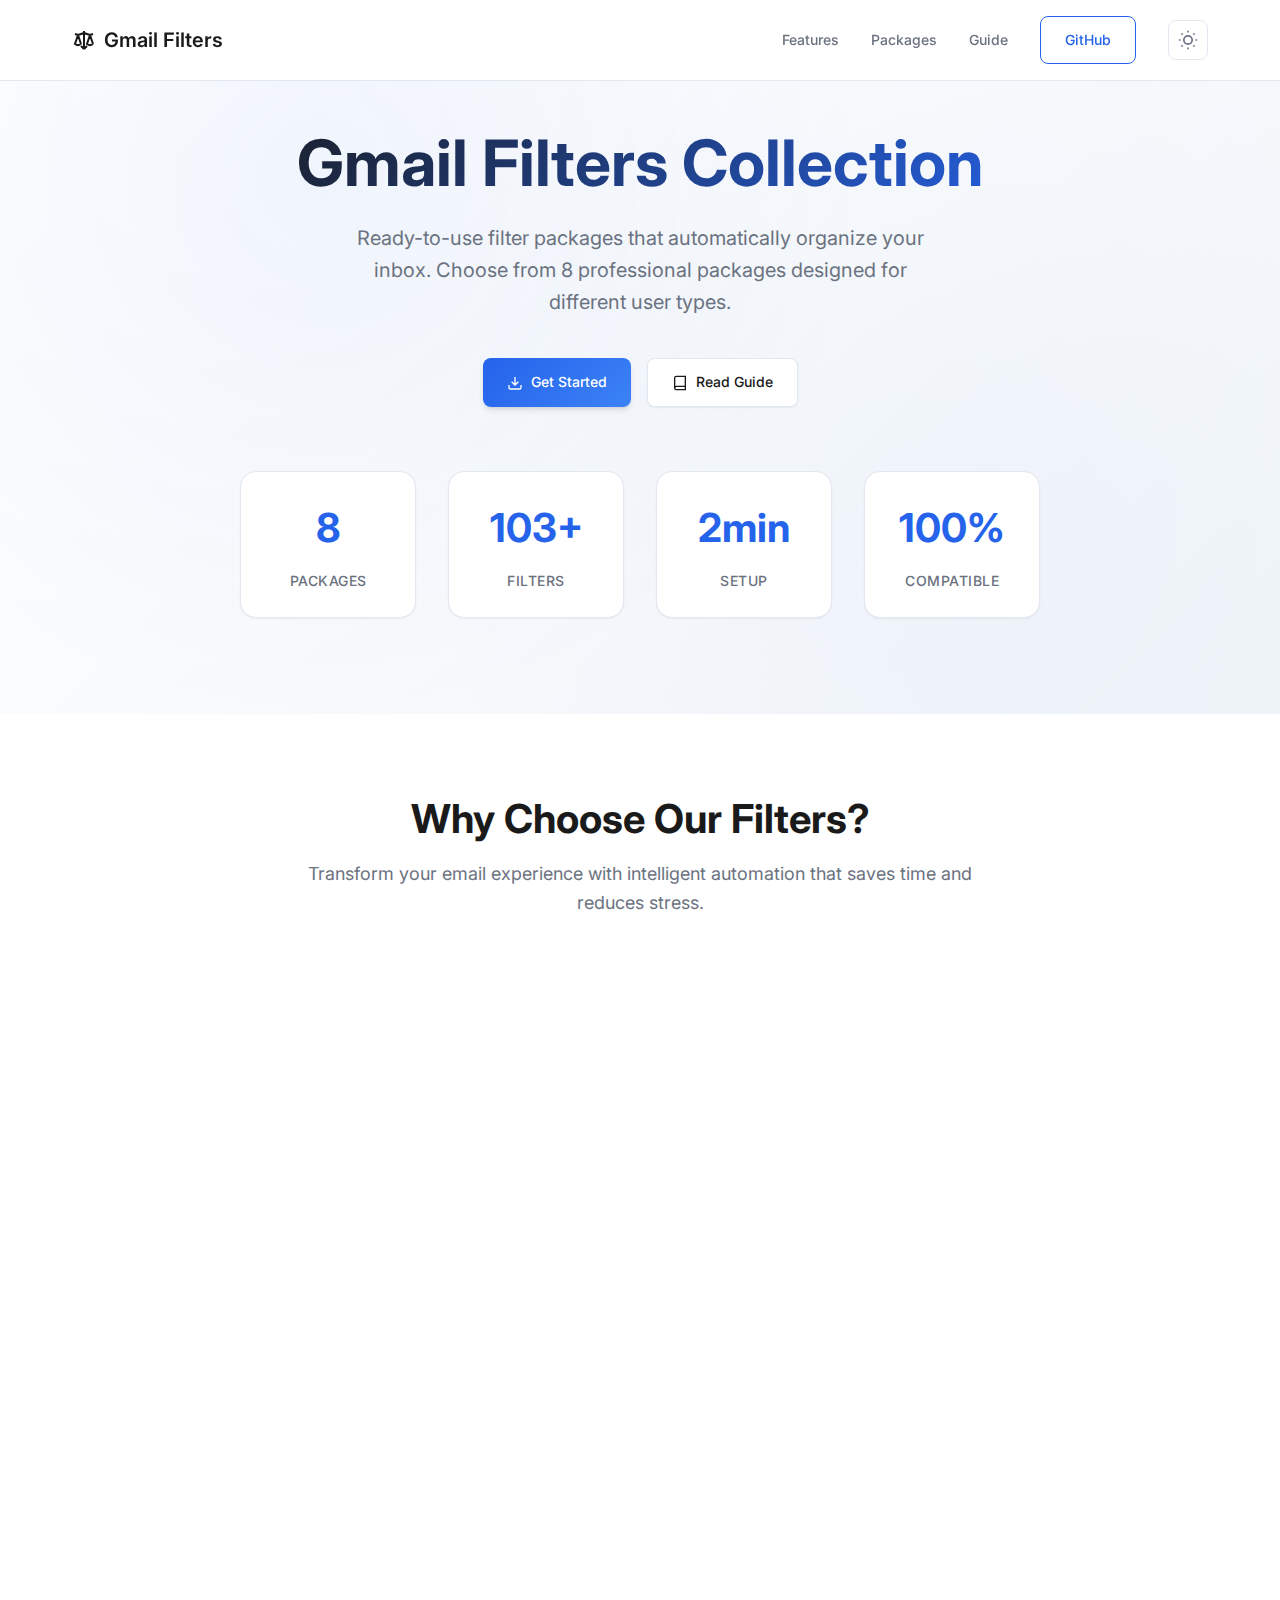
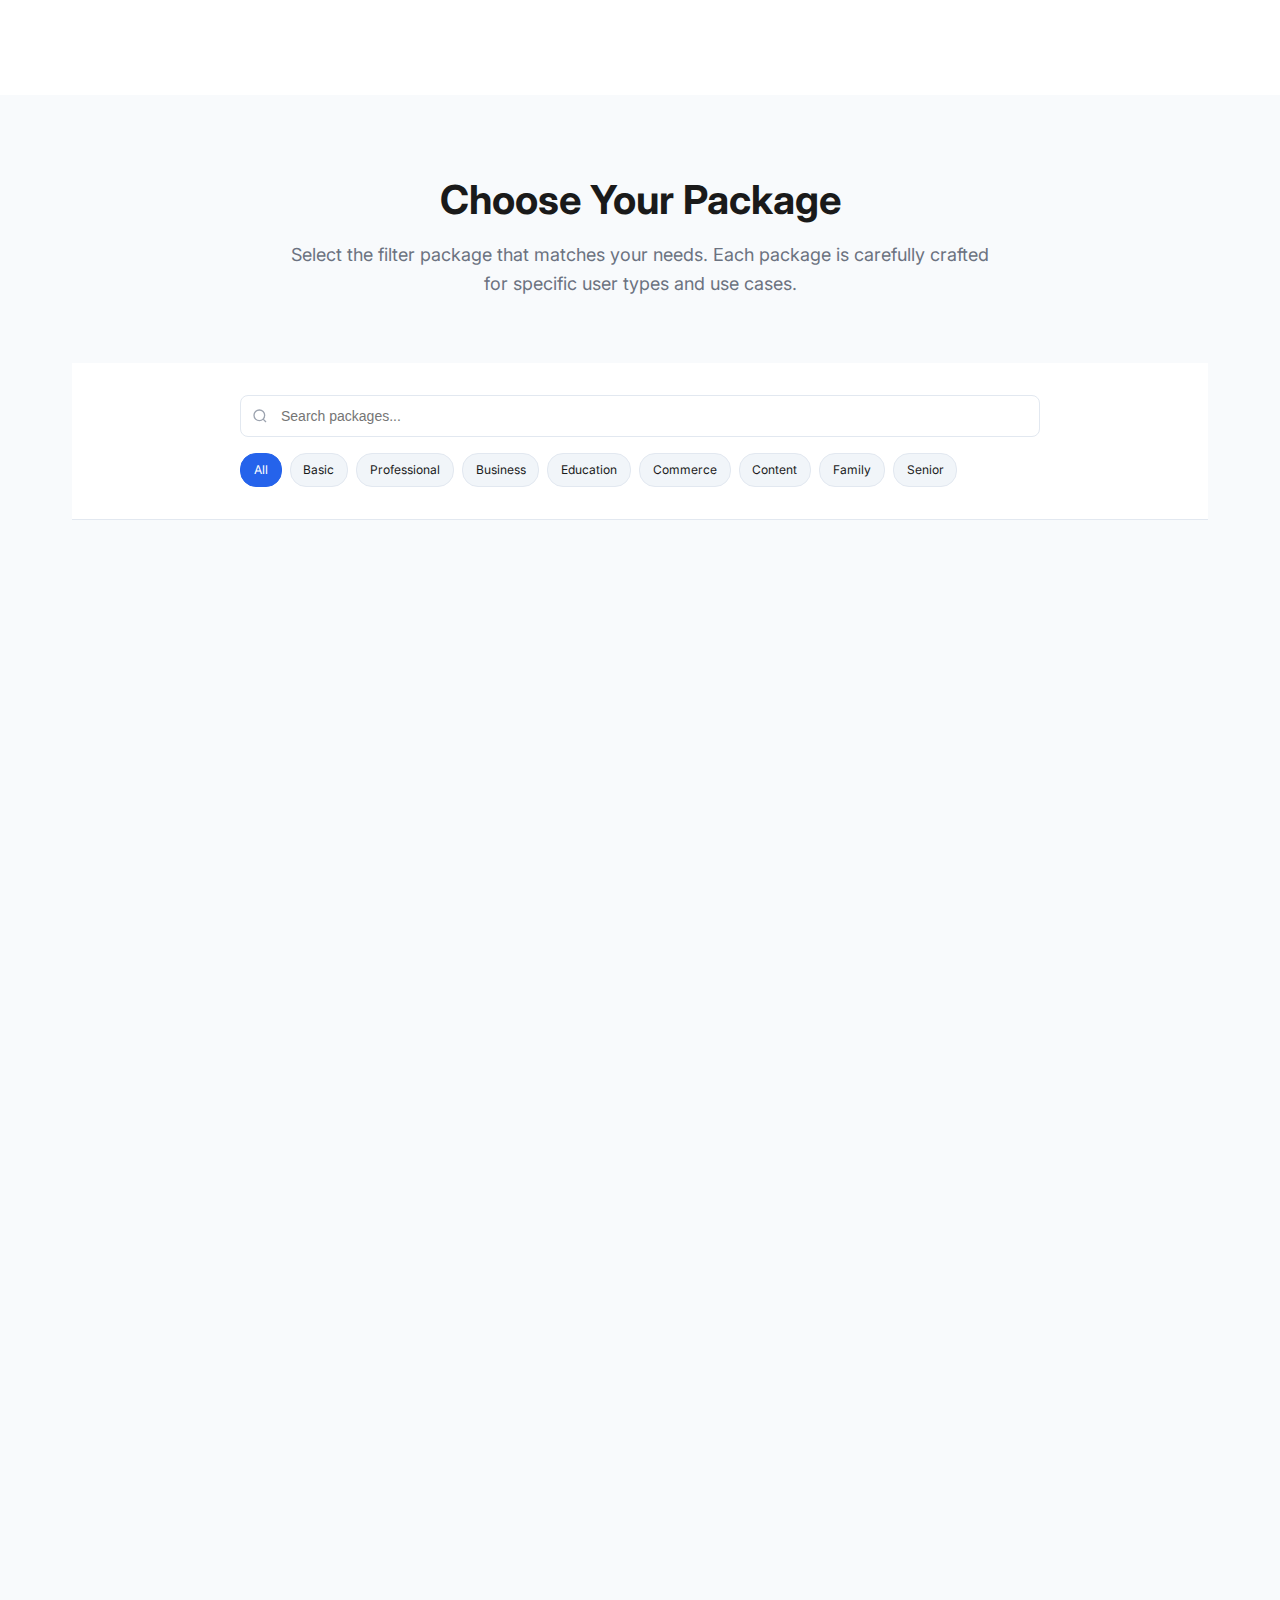
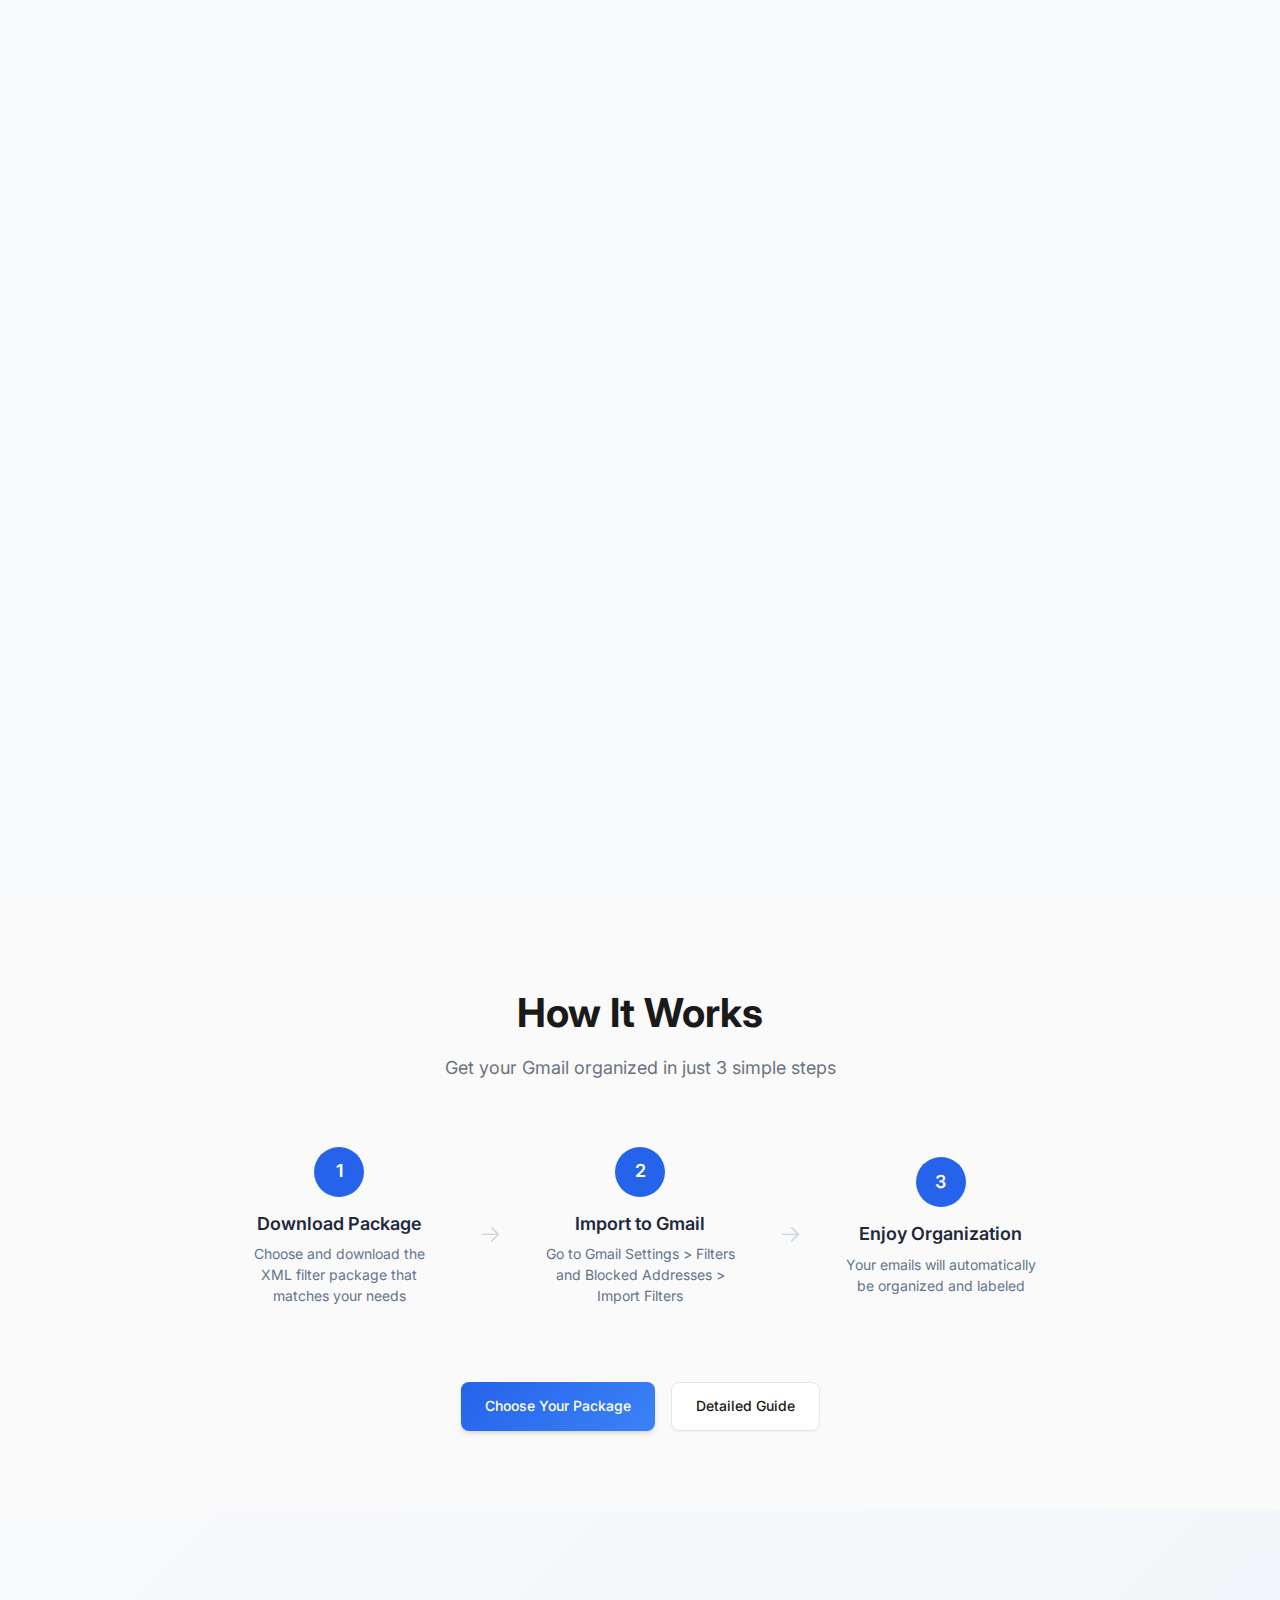
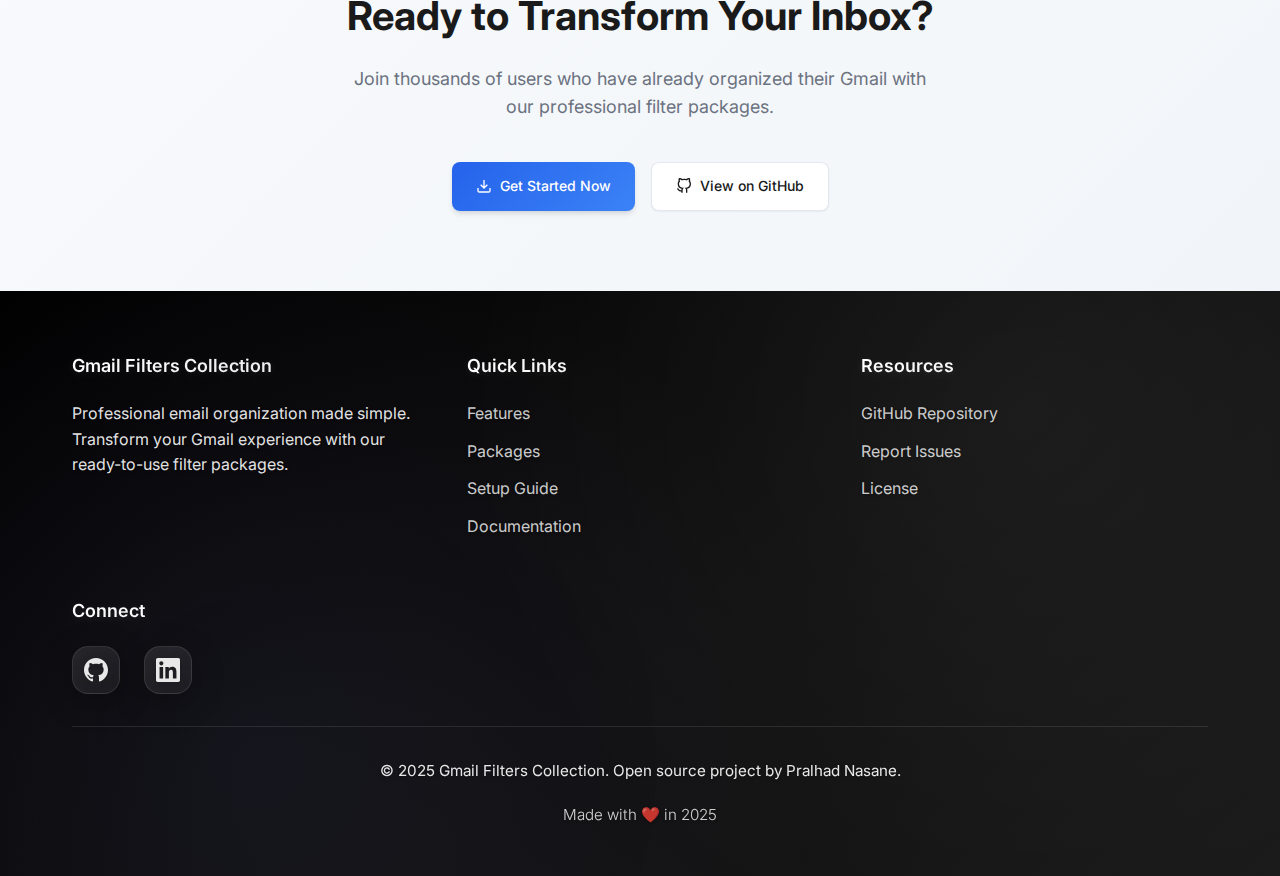
<file: docs/index.html>
<!DOCTYPE html>
<html lang="en">

<head>
    <meta charset="UTF-8">
    <meta name="viewport" content="width=device-width, initial-scale=1.0">
    <title>Gmail Filters Collection - Organize Your Inbox in Minutes</title>
    <meta name="description"
        content="Ready-to-use Gmail filter packages for 8 different user types. Organize your inbox automatically with professional XML filter collections.">

    <!-- SEO Meta Tags -->
    <meta name="keywords" content="gmail filters, email organization, inbox management, email automation, productivity">
    <meta name="author" content="Pralhad Nasane">
    <meta property="og:title" content="Gmail Filters Collection - Organize Your Inbox in Minutes">
    <meta property="og:description"
        content="Ready-to-use Gmail filter packages for 8 different user types. Organize your inbox automatically with professional XML filter collections.">
    <meta property="og:type" content="website">
    <meta property="og:url" content="https://pralhad-nasane.github.io/gmail-filters-collection/">
    <meta property="og:image" content="https://pralhad-nasane.github.io/gmail-filters-collection/assets/hero.svg">
    <meta name="twitter:card" content="summary_large_image">
    <meta name="twitter:title" content="Gmail Filters Collection - Organize Your Inbox in Minutes">
    <meta name="twitter:description" content="Ready-to-use Gmail filter packages for 8 different user types.">

    <!-- PWA Manifest -->
    <link rel="manifest" href="manifest.json">
    <meta name="theme-color" content="#2563eb">

    <!-- Favicon -->
    <link rel="icon" type="image/svg+xml" href="assets/hero.svg">

    <!-- Modern Fonts -->
    <link rel="preconnect" href="https://fonts.googleapis.com">
    <link rel="preconnect" href="https://fonts.gstatic.com" crossorigin>
    <link href="https://fonts.googleapis.com/css2?family=Inter:wght@300;400;500;600;700&display=swap" rel="stylesheet">

    <!-- Modular Styles -->
    <link rel="stylesheet" href="styles/base/variables.css">
    <link rel="stylesheet" href="styles/base/reset.css">
    <link rel="stylesheet" href="styles/base/typography.css">
    <link rel="stylesheet" href="styles/components/buttons.css">
    <link rel="stylesheet" href="styles/components/cards.css">
    <link rel="stylesheet" href="styles/components/forms.css">
    <link rel="stylesheet" href="styles/components/modal.css">
    <link rel="stylesheet" href="styles/components/toast.css">
    <link rel="stylesheet" href="styles/sections/header.css">
    <link rel="stylesheet" href="styles/sections/hero.css">
    <link rel="stylesheet" href="styles/sections/features.css">
    <link rel="stylesheet" href="styles/sections/packages.css">
    <link rel="stylesheet" href="styles/sections/guide.css">
    <link rel="stylesheet" href="styles/sections/cta.css">
    <link rel="stylesheet" href="styles/sections/footer.css">
</head>

<body>
    <!-- Progress Indicator -->
    <div class="progress-indicator" id="progress-indicator"></div>

    <!-- Header Component -->
    <div id="header-component"></div>

    <!-- Hero Section Component -->
    <div id="hero-component"></div>

    <!-- Features Section Component -->
    <div id="features-component"></div>

    <!-- Packages Section Component -->
    <div id="packages-component"></div>

    <!-- Guide Section Component -->
    <div id="guide-component"></div>

    <!-- CTA Section Component -->
    <div id="cta-component"></div>

    <!-- Footer Component -->
    <div id="footer-component"></div>

    <!-- Modal Component -->
    <div id="modal-component"></div>

    <!-- Modular Scripts -->
    <script src="data/packages.js"></script>
    <script src="scripts/modules/theme.js"></script>
    <script src="scripts/modules/navigation.js"></script>
    <script src="scripts/modules/search.js"></script>
    <script src="scripts/modules/modal.js"></script>
    <script src="scripts/modules/toast.js"></script>
    <script src="scripts/modules/animations.js"></script>
    <script src="scripts/modules/performance.js"></script>
    <script src="scripts/app.js"></script>
</body>

</html>
</file>
<file: docs/styles/base/variables.css>
/*
 * Copyright 2025 Pralhad Nasane
 *
 * Licensed under the Apache License, Version 2.0 (the "License");
 * you may not use this file except in compliance with the License.
 * You may obtain a copy of the License at
 *
 *     http://www.apache.org/licenses/LICENSE-2.0
 *
 * Unless required by applicable law or agreed to in writing, software
 * distributed under the License is distributed on an "AS IS" BASIS,
 * WITHOUT WARRANTIES OR CONDITIONS OF ANY KIND, either express or implied.
 * See the License for the specific language governing permissions and
 * limitations under the License.
 */

/* CSS Variables - Theme System */
:root {
    --primary-color: #1a1a1a;
    --primary-light: #333333;
    --accent-color: #2563eb;
    --accent-light: #3b82f6;
    --text-primary: #1a1a1a;
    --text-secondary: #6b7280;
    --text-muted: #9ca3af;
    --background-white: #ffffff;
    --background-gray: #f8fafc;
    --background-light: #f1f5f9;
    --border-color: #e2e8f0;
    --shadow-sm: 0 1px 2px 0 rgb(0 0 0 / 0.05);
    --shadow-md: 0 4px 6px -1px rgb(0 0 0 / 0.1), 0 2px 4px -2px rgb(0 0 0 / 0.1);
    --shadow-lg: 0 10px 15px -3px rgb(0 0 0 / 0.1), 0 4px 6px -4px rgb(0 0 0 / 0.1);
    --shadow-xl: 0 20px 25px -5px rgb(0 0 0 / 0.1), 0 8px 10px -6px rgb(0 0 0 / 0.1);
}

/* Container */
.container {
    max-width: 1200px;
    margin: 0 auto;
    padding: 0 2rem;
}

/* Smooth theme transition */
* {
    transition: background-color 0.3s ease, color 0.3s ease, border-color 0.3s ease, box-shadow 0.3s ease;
}

/* Section Base */
.section {
    padding: 5rem 0;
}

.section-title {
    font-size: 2.5rem;
    font-weight: 700;
    text-align: center;
    margin-bottom: 1rem;
    color: var(--text-primary);
}

.section-subtitle {
    font-size: 1.125rem;
    text-align: center;
    color: var(--text-secondary);
    margin-bottom: 4rem;
    max-width: 600px;
    margin-left: auto;
    margin-right: auto;
}

/* Progress Indicator */
.progress-indicator {
    position: fixed;
    top: 0;
    left: 0;
    height: 3px;
    background: var(--accent-color);
    z-index: 1001;
    transition: width 0.3s ease;
}

/* Responsive Design */
@media (max-width: 768px) {
    .container {
        padding: 0 1rem;
    }

    .section {
        padding: 4rem 0;
    }

    .section-title {
        font-size: 2rem;
    }
}
</file>
<file: docs/styles/base/typography.css>
/* Typography System */
h1,
h2,
h3,
h4,
h5,
h6 {
    font-weight: 600;
    line-height: 1.25;
    margin-bottom: 0.75rem;
}

h1 {
    font-size: 3.75rem;
}

h2 {
    font-size: 2.25rem;
}

h3 {
    font-size: 1.875rem;
}

h4 {
    font-size: 1.5rem;
}

p {
    color: var(--text-secondary);
    margin-bottom: 1rem;
}

/* Links */
a {
    color: var(--accent-color);
    text-decoration: none;
}

a:hover {
    color: var(--accent-light);
}

/* Lists */
ul,
ol {
    list-style: none;
}

/* Mobile Typography */
@media (max-width: 768px) {
    h1 {
        font-size: 2.5rem;
    }

    h2 {
        font-size: 2rem;
    }

    h3 {
        font-size: 1.5rem;
    }
}

@media (max-width: 480px) {
    h1 {
        font-size: 2rem;
    }

    h2 {
        font-size: 1.75rem;
    }
}
</file>
<file: docs/styles/components/buttons.css>
/* Button Components */
.btn {
    display: inline-flex;
    align-items: center;
    gap: 0.5rem;
    padding: 0.75rem 1.5rem;
    border: none;
    border-radius: 0.5rem;
    font-weight: 500;
    font-size: 0.875rem;
    text-decoration: none;
    cursor: pointer;
    transition: all 0.3s ease;
    position: relative;
    overflow: hidden;
}

/* Ensure button text colors override general link styles */
.btn,
.btn:visited,
.btn:link {
    text-decoration: none;
}

.btn:hover,
.btn:focus,
.btn:active {
    text-decoration: none;
}

.btn-primary {
    background: linear-gradient(135deg, var(--accent-color), var(--accent-light));
    color: white !important;
    box-shadow: var(--shadow-md);
}

.btn-primary:hover,
.btn-primary:focus,
.btn-primary:active {
    transform: translateY(-2px);
    box-shadow: var(--shadow-lg);
    background: linear-gradient(135deg, var(--accent-light), var(--accent-color));
    color: white !important;
}

.btn-secondary {
    background-color: var(--background-white);
    color: var(--text-primary) !important;
    border: 1px solid var(--border-color);
    box-shadow: var(--shadow-sm);
}

.btn-secondary:hover,
.btn-secondary:focus,
.btn-secondary:active {
    background-color: var(--background-gray);
    box-shadow: var(--shadow-md);
    transform: translateY(-1px);
    color: var(--text-primary) !important;
}

.btn-outline {
    background-color: transparent;
    color: var(--accent-color) !important;
    border: 1px solid var(--accent-color);
}

.btn-outline:hover,
.btn-outline:focus,
.btn-outline:active {
    background-color: var(--accent-color);
    color: #ffffff !important;
    transform: translateY(-1px);
    box-shadow: var(--shadow-md);
}

/* Download Button with Animation */
.download-btn {
    position: relative;
    overflow: hidden;
}

.download-btn.downloading {
    pointer-events: none;
    background: linear-gradient(135deg, var(--accent-color), var(--accent-light));
}

.download-btn.downloading .download-icon {
    animation: downloadPulse 1.5s ease-in-out infinite;
}

.download-btn.downloading::after {
    content: '';
    position: absolute;
    top: 0;
    left: -100%;
    width: 100%;
    height: 100%;
    background: linear-gradient(90deg, transparent, rgba(255, 255, 255, 0.3), transparent);
    animation: downloadShimmer 1.5s ease-in-out infinite;
}

.download-btn.completed .download-icon {
    animation: downloadSuccess 0.6s ease-out;
}

.download-btn.completed::before {
    content: '✓';
    position: absolute;
    top: 50%;
    left: 50%;
    transform: translate(-50%, -50%);
    font-size: 1.2rem;
    color: white;
    animation: checkmarkAppear 0.4s ease-out;
}

/* Button Animations */
@keyframes downloadPulse {

    0%,
    100% {
        transform: translateY(0);
        opacity: 1;
    }

    50% {
        transform: translateY(-3px);
        opacity: 0.7;
    }
}

@keyframes downloadShimmer {
    0% {
        left: -100%;
    }

    100% {
        left: 100%;
    }
}

@keyframes downloadSuccess {
    0% {
        transform: scale(1);
    }

    50% {
        transform: scale(1.2);
    }

    100% {
        transform: scale(1);
    }
}

@keyframes checkmarkAppear {
    0% {
        transform: translate(-50%, -50%) scale(0);
        opacity: 0;
    }

    50% {
        transform: translate(-50%, -50%) scale(1.2);
        opacity: 1;
    }

    100% {
        transform: translate(-50%, -50%) scale(1);
        opacity: 1;
    }
}

/* Theme-specific button styles */

/* Responsive Button Design */
@media (max-width: 768px) {
    .btn {
        padding: 0.675rem 1.25rem;
        font-size: 0.8rem;
    }
}

@media (max-width: 480px) {
    .btn {
        width: 100%;
        justify-content: center;
        max-width: 250px;
    }
}
</file>
<file: docs/styles/components/cards.css>
/* Card Components */

/* Cards Grid Layout */
.cards-grid {
    display: grid;
    grid-template-columns: repeat(3, 1fr);
    gap: 2rem;
    margin-top: 3rem;
    width: 100%;
    justify-items: stretch;
    align-items: stretch;
    overflow: visible;
    min-height: auto;
}

/* Feature Cards */
.feature-card {
    background: var(--background-white);
    border: 1px solid var(--border-color);
    border-radius: 1rem;
    padding: 2rem;
    text-align: center;
    box-shadow: var(--shadow-sm);
    transition: all 0.3s ease;
    position: relative;
    overflow: hidden;
    min-height: 280px;
    display: flex;
    flex-direction: column;
    justify-content: flex-start;
    opacity: 1;
    visibility: visible;
    z-index: 1;
}

.feature-card::before {
    content: '';
    position: absolute;
    top: 0;
    left: 0;
    right: 0;
    height: 4px;
    background: linear-gradient(90deg, var(--accent-color), var(--accent-light));
    transform: scaleX(0);
    transition: transform 0.3s ease;
}

.feature-card:hover::before {
    transform: scaleX(1);
}

.feature-card:hover {
    box-shadow: var(--shadow-lg);
    transform: translateY(-4px);
    border-color: var(--accent-color);
}

.feature-icon {
    width: 4rem;
    height: 4rem;
    border-radius: 1rem;
    background: linear-gradient(135deg, var(--accent-color), var(--accent-light));
    color: white;
    display: flex;
    align-items: center;
    justify-content: center;
    margin: 0 auto 1.5rem;
    font-size: 1.5rem;
    box-shadow: var(--shadow-md);
}

.feature-title {
    font-size: 1.25rem;
    font-weight: 600;
    margin-bottom: 1rem;
    color: var(--text-primary);
}

.feature-description {
    color: var(--text-secondary);
    line-height: 1.6;
}

/* Package Cards */
.packages-grid {
    display: grid;
    grid-template-columns: repeat(auto-fit, minmax(280px, 1fr));
    gap: 1.5rem;
    margin-top: 3rem;
    align-items: start;
}

.package-card {
    background: var(--background-white);
    border: 1px solid var(--border-color);
    border-radius: 0.75rem;
    overflow: hidden;
    box-shadow: var(--shadow-sm);
    transition: all 0.3s ease;
    position: relative;
    height: fit-content;
}

.package-card:hover {
    box-shadow: var(--shadow-md);
    transform: translateY(-4px);
    border-color: var(--accent-color);
}

.package-card.popular {
    border-color: var(--accent-color);
    box-shadow: var(--shadow-md);
}

.package-card.popular:hover {
    transform: translateY(-4px);
}

.package-badge {
    position: absolute;
    top: 0.75rem;
    right: 0.75rem;
    background: var(--accent-color);
    color: white;
    padding: 0.2rem 0.6rem;
    border-radius: 1rem;
    font-size: 0.7rem;
    font-weight: 600;
    text-transform: uppercase;
    letter-spacing: 0.3px;
    z-index: 2;
}

.package-header {
    background: linear-gradient(135deg, var(--primary-color), var(--primary-light));
    color: white;
    padding: 1.5rem 1.25rem;
    text-align: center;
    position: relative;
}

.package-icon {
    font-size: 1.8rem;
    margin-bottom: 0.75rem;
    display: block;
}

.package-title {
    font-size: 1.2rem;
    font-weight: 600;
    margin-bottom: 0.25rem;
    line-height: 1.3;
}

.package-count {
    font-size: 0.8rem;
    opacity: 0.9;
    font-weight: 400;
}

.package-content {
    padding: 1.25rem;
}

.package-description {
    color: var(--text-secondary);
    margin-bottom: 1rem;
    line-height: 1.5;
    font-size: 0.85rem;
}

.package-features {
    list-style: none;
    margin-bottom: 1.25rem;
}

.package-features li {
    padding: 0.4rem 0;
    color: var(--text-secondary);
    position: relative;
    padding-left: 1.5rem;
    font-size: 0.8rem;
    line-height: 1.4;
}

.package-features li::before {
    content: '✓';
    position: absolute;
    left: 0;
    top: 0.4rem;
    color: var(--accent-color);
    font-weight: 600;
    font-size: 0.85rem;
}

.package-stats {
    display: flex;
    justify-content: space-between;
    margin-bottom: 1rem;
    padding: 0.75rem;
    background: var(--background-light);
    border-radius: 0.5rem;
    font-size: 0.75rem;
}

.package-stat {
    text-align: center;
    flex: 1;
}

.package-stat-number {
    font-weight: 600;
    color: var(--text-primary);
    font-size: 0.9rem;
    display: block;
}

.package-stat-label {
    color: var(--text-muted);
    font-size: 0.65rem;
    text-transform: uppercase;
    letter-spacing: 0.3px;
    margin-top: 0.1rem;
}

.package-actions {
    margin-top: 1rem;
}

.package-actions .btn {
    width: 100%;
    justify-content: center;
    font-size: 0.8rem;
    padding: 0.75rem 1rem;
    font-weight: 500;
    border-radius: 0.5rem;
}

/* Stats Cards */
.stats {
    display: grid;
    grid-template-columns: repeat(auto-fit, minmax(150px, 1fr));
    gap: 2rem;
    max-width: 800px;
    margin: 0 auto;
}

.stat {
    text-align: center;
    padding: 1.5rem;
    background: var(--background-white);
    border: 1px solid var(--border-color);
    border-radius: 1rem;
    box-shadow: var(--shadow-sm);
    transition: all 0.3s ease;
}

.stat:hover {
    box-shadow: var(--shadow-md);
    transform: translateY(-2px);
}

.stat-number {
    display: block;
    font-size: 2.5rem;
    font-weight: 700;
    color: var(--accent-color);
    margin-bottom: 0.5rem;
}

.stat-label {
    font-size: 0.875rem;
    color: var(--text-secondary);
    font-weight: 500;
    text-transform: uppercase;
    letter-spacing: 0.5px;
}

/* Responsive Design */
@media (min-width: 1200px) {
    .cards-grid {
        grid-template-columns: repeat(3, 1fr);
        max-width: 1200px;
        margin-left: auto;
        margin-right: auto;
    }
}

@media (min-width: 768px) and (max-width: 1199px) {
    .cards-grid {
        grid-template-columns: repeat(2, 1fr);
        gap: 1.5rem;
    }
}

@media (max-width: 767px) {
    .stats {
        grid-template-columns: repeat(2, 1fr);
        gap: 1rem;
    }

    .packages-grid {
        grid-template-columns: repeat(auto-fit, minmax(260px, 1fr));
        gap: 1.25rem;
    }

    .cards-grid {
        grid-template-columns: 1fr;
        gap: 1.5rem;
    }
}

@media (max-width: 1024px) and (min-width: 769px) {
    .packages-grid {
        grid-template-columns: repeat(auto-fit, minmax(270px, 1fr));
        gap: 1.5rem;
    }

    .cards-grid {
        grid-template-columns: repeat(auto-fit, minmax(300px, 1fr));
        gap: 1.75rem;
    }
}

@media (max-width: 480px) {
    .stats {
        grid-template-columns: 1fr;
    }

    .cards-grid,
    .packages-grid {
        grid-template-columns: 1fr;
        gap: 1.5rem;
    }
}
</file>
<file: docs/styles/components/forms.css>
/* Form Components */

/* Search and Filter Functionality */
.search-section {
    background: var(--background-white);
    padding: 2rem 0;
    border-bottom: 1px solid var(--border-color);
    position: sticky;
    top: 70px;
    z-index: 100;
}

.search-container {
    display: flex;
    gap: 1rem;
    align-items: center;
    max-width: 800px;
    margin: 0 auto;
    flex-wrap: wrap;
}

.search-box {
    flex: 1;
    min-width: 250px;
    position: relative;
}

.search-input {
    width: 100%;
    padding: 0.75rem 1rem 0.75rem 2.5rem;
    border: 1px solid var(--border-color);
    border-radius: 0.5rem;
    font-size: 0.875rem;
    background: var(--background-white);
    transition: all 0.3s ease;
}

.search-input:focus {
    outline: none;
    border-color: var(--accent-color);
    box-shadow: 0 0 0 3px rgba(37, 99, 235, 0.1);
}

.search-icon {
    position: absolute;
    left: 0.75rem;
    top: 50%;
    transform: translateY(-50%);
    color: var(--text-muted);
    pointer-events: none;
}

.filter-tags {
    display: flex;
    gap: 0.5rem;
    flex-wrap: wrap;
}

.filter-tag {
    padding: 0.4rem 0.8rem;
    background: var(--background-light);
    border: 1px solid var(--border-color);
    border-radius: 1rem;
    font-size: 0.75rem;
    cursor: pointer;
    transition: all 0.3s ease;
    white-space: nowrap;
}

.filter-tag.active {
    background: var(--accent-color);
    color: white;
    border-color: var(--accent-color);
}

.filter-tag:hover {
    background: var(--accent-color);
    color: white;
    border-color: var(--accent-color);
}

/* Theme-specific form styles */

/* Responsive Form Design */
@media (max-width: 768px) {
    .search-container {
        flex-direction: column;
        align-items: stretch;
    }

    .search-box {
        min-width: auto;
    }

    .filter-tags {
        justify-content: center;
    }
}
</file>
<file: docs/styles/components/modal.css>
/* Modal Components */

/* Quick Setup Modal */
.modal-overlay {
    position: fixed;
    top: 0;
    left: 0;
    right: 0;
    bottom: 0;
    background: rgba(0, 0, 0, 0.5);
    display: none;
    align-items: center;
    justify-content: center;
    z-index: 2000;
    backdrop-filter: blur(4px);
}

.modal-overlay.active {
    display: flex;
}

.modal {
    background: var(--background-white);
    border-radius: 1rem;
    max-width: 600px;
    width: 90%;
    max-height: 80vh;
    overflow-y: auto;
    box-shadow: var(--shadow-xl);
    animation: modalSlideIn 0.3s ease;
}

@keyframes modalSlideIn {
    from {
        opacity: 0;
        transform: scale(0.9) translateY(-20px);
    }

    to {
        opacity: 1;
        transform: scale(1) translateY(0);
    }
}

.modal-header {
    padding: 1.5rem;
    border-bottom: 1px solid var(--border-color);
    display: flex;
    align-items: center;
    justify-content: space-between;
}

.modal-title {
    font-size: 1.25rem;
    font-weight: 600;
    margin: 0;
}

.modal-close {
    background: none;
    border: none;
    font-size: 1.5rem;
    cursor: pointer;
    color: var(--text-muted);
    padding: 0.25rem;
    border-radius: 0.25rem;
    transition: all 0.3s ease;
}

.modal-close:hover {
    background: var(--background-light);
    color: var(--text-primary);
}

.modal-content {
    padding: 1.5rem;
}

.setup-steps {
    list-style: none;
    counter-reset: step-counter;
}

.setup-step {
    counter-increment: step-counter;
    margin-bottom: 1.5rem;
    padding-left: 3rem;
    position: relative;
}

.setup-step::before {
    content: counter(step-counter);
    position: absolute;
    left: 0;
    top: 0;
    width: 2rem;
    height: 2rem;
    background: var(--accent-color);
    color: white;
    border-radius: 50%;
    display: flex;
    align-items: center;
    justify-content: center;
    font-weight: 600;
    font-size: 0.875rem;
}

.setup-step h4 {
    margin: 0 0 0.5rem 0;
    font-size: 1rem;
    font-weight: 600;
}

.setup-step p {
    margin: 0 0 0.5rem 0;
    color: var(--text-secondary);
    font-size: 0.875rem;
}

.setup-code {
    background: var(--background-light);
    padding: 0.75rem;
    border-radius: 0.5rem;
    font-family: monospace;
    font-size: 0.8rem;
    border-left: 3px solid var(--accent-color);
    margin-top: 0.5rem;
}

/* Theme-specific modal styles */

/* Responsive Modal Design */
@media (max-width: 768px) {
    .modal {
        width: 95%;
        max-height: 90vh;
    }

    .modal-header,
    .modal-content {
        padding: 1rem;
    }

    .setup-step {
        padding-left: 2.5rem;
    }

    .setup-step::before {
        width: 1.75rem;
        height: 1.75rem;
        font-size: 0.75rem;
    }
}
</file>
<file: docs/styles/components/toast.css>
/* Toast Notification Styles */
.toast-container {
    position: fixed;
    top: 20px;
    right: 20px;
    z-index: 10000;
    pointer-events: none;
}

.theme-toast {
    background: linear-gradient(135deg, #ffffff 0%, #f8fafc 100%);
    border: 1px solid #e2e8f0;
    border-radius: 12px;
    padding: 16px 20px;
    margin-bottom: 12px;
    box-shadow: 0 10px 25px rgba(0, 0, 0, 0.1), 0 4px 12px rgba(0, 0, 0, 0.08);
    transform: translateX(100%);
    transition: all 0.3s cubic-bezier(0.4, 0, 0.2, 1);
    opacity: 0;
    pointer-events: auto;
    min-width: 250px;
    max-width: 400px;
}

.theme-toast.show {
    transform: translateX(0);
    opacity: 1;
}

.toast-content {
    display: flex;
    align-items: center;
    gap: 12px;
}

.toast-icon {
    font-size: 20px;
    display: flex;
    align-items: center;
    justify-content: center;
    width: 32px;
    height: 32px;
    background: linear-gradient(135deg, #3b82f6 0%, #60a5fa 100%);
    border-radius: 8px;
    filter: grayscale(0);
}

.toast-message {
    color: #1e293b;
    font-weight: 500;
    font-size: 14px;
    line-height: 1.4;
}

/* Responsive adjustments */
@media (max-width: 480px) {
    .toast-container {
        top: 10px;
        right: 10px;
        left: 10px;
    }

    .theme-toast {
        min-width: auto;
        max-width: none;
    }
}

/* Animation for multiple toasts */
.theme-toast:not(:last-child) {
    margin-bottom: 8px;
}

/* Hover effect */
.theme-toast:hover {
    transform: translateX(-4px);
    box-shadow: 0 15px 35px rgba(0, 0, 0, 0.15), 0 6px 16px rgba(0, 0, 0, 0.12);
}
</file>
<file: docs/styles/sections/header.css>
/* Header/Navigation */
.header {
    position: fixed;
    top: 0;
    left: 0;
    right: 0;
    background-color: rgba(255, 255, 255, 0.95);
    backdrop-filter: blur(10px);
    border-bottom: 1px solid var(--border-color);
    z-index: 1000;
    padding: 1rem 0;
}

.nav {
    display: flex;
    align-items: center;
    justify-content: space-between;
}

.logo {
    display: flex;
    align-items: center;
    gap: 0.5rem;
    font-weight: 600;
    font-size: 1.25rem;
    color: var(--text-primary);
    text-decoration: none;
}

.nav-links {
    display: flex;
    align-items: center;
    gap: 2rem;
    list-style: none;
}

.nav-links a {
    color: var(--text-secondary);
    text-decoration: none;
    font-weight: 500;
    font-size: 0.875rem;
}

.nav-links a:hover {
    color: var(--accent-color);
}

/* Specific override for outline buttons in nav */
.nav-links a.btn-outline:hover {
    color: #ffffff !important;
}

/* Theme Toggle Button */
.theme-toggle {
    background: none;
    border: 1px solid var(--border-color);
    border-radius: 0.5rem;
    padding: 0.5rem;
    cursor: pointer;
    display: flex;
    align-items: center;
    justify-content: center;
    width: 2.5rem;
    height: 2.5rem;
    transition: all 0.3s ease;
    color: var(--text-secondary);
}

.theme-toggle:hover {
    background: var(--background-light);
    color: var(--accent-color);
    border-color: var(--accent-color);
}

.theme-toggle svg {
    width: 1.25rem;
    height: 1.25rem;
}

.theme-icon {
    transition: all 0.3s ease;
}

/* Default light theme - show sun icon, hide moon */
.theme-icon.moon {
    display: none;
}

.theme-icon.sun {
    display: block;
}

/* Light theme explicitly */
[data-theme="light"] .theme-icon.moon {
    display: none;
}

[data-theme="light"] .theme-icon.sun {
    display: block;
}

/* Enhanced mobile navigation */
@media (max-width: 768px) {
    .nav-links {
        position: fixed;
        top: 100%;
        left: 0;
        right: 0;
        background: var(--background-white);
        border-top: 1px solid var(--border-color);
        flex-direction: column;
        padding: 1rem;
        gap: 1rem;
        transform: translateY(-100%);
        transition: transform 0.3s ease;
        z-index: 1000;
    }

    .nav-links.active {
        transform: translateY(0);
    }

    .nav-toggle {
        display: block;
        background: none;
        border: none;
        font-size: 1.5rem;
        cursor: pointer;
        color: var(--text-primary);
    }

    .theme-toggle {
        width: 2rem;
        height: 2rem;
        padding: 0.25rem;
    }

    .theme-toggle svg {
        width: 1rem;
        height: 1rem;
    }
}

@media (min-width: 769px) {
    .nav-toggle {
        display: none;
    }
}
</file>
<file: docs/styles/sections/hero.css>
/* Hero Section */
.hero {
    background: linear-gradient(135deg, var(--background-white) 0%, var(--background-light) 100%);
    padding: 8rem 0 6rem;
    text-align: center;
    position: relative;
    overflow: hidden;
}

.hero::before {
    content: '';
    position: absolute;
    top: 0;
    left: 0;
    right: 0;
    bottom: 0;
    background: radial-gradient(circle at 25% 25%, rgba(37, 99, 235, 0.05) 0%, transparent 50%),
        radial-gradient(circle at 75% 75%, rgba(37, 99, 235, 0.03) 0%, transparent 50%);
    pointer-events: none;
}

.hero-content {
    position: relative;
    z-index: 1;
    max-width: 900px;
    margin: 0 auto;
}

.hero h1 {
    font-size: 4rem;
    font-weight: 700;
    margin-bottom: 1.5rem;
    background: linear-gradient(135deg, var(--text-primary) 0%, var(--accent-color) 100%);
    -webkit-background-clip: text;
    -webkit-text-fill-color: transparent;
    background-clip: text;
    line-height: 1.1;
}

.hero p {
    font-size: 1.25rem;
    color: var(--text-secondary);
    margin-bottom: 2.5rem;
    max-width: 600px;
    margin-left: auto;
    margin-right: auto;
}

.hero-buttons {
    display: flex;
    gap: 1rem;
    justify-content: center;
    flex-wrap: wrap;
    margin-bottom: 4rem;
}

/* Responsive Hero Design */
@media (max-width: 768px) {
    .hero {
        padding: 6rem 0 4rem;
    }

    .hero h1 {
        font-size: 2.5rem;
    }

    .hero-buttons {
        flex-direction: column;
        align-items: center;
    }
}

@media (max-width: 480px) {
    .hero h1 {
        font-size: 2rem;
    }

    .hero p {
        font-size: 1rem;
    }
}
</file>
<file: docs/styles/sections/features.css>
/* Features Section Styles */
#features {
    background: var(--background-white);
}

/* Features section specific styling handled by cards.css for feature-card components */

/* Additional features section specific styles if needed */
#features .section-title {
    color: var(--text-primary);
}

#features .section-subtitle {
    color: var(--text-secondary);
    max-width: 700px;
}
</file>
<file: docs/styles/sections/packages.css>
/* Packages Section Styles */
#packages {
    background: var(--background-gray);
}

/* Package section specific styling handled by cards.css for package-card components */
/* Search and filter styling handled by forms.css */

/* Additional packages section specific styles */
#packages .section-title {
    color: var(--text-primary);
}

#packages .section-subtitle {
    color: var(--text-secondary);
    max-width: 700px;
}

/* Hidden state for filtered packages */
.package-card.hidden {
    display: none;
}

/* Comparison Table */
.comparison-section {
    margin-top: 4rem;
}

.comparison-table {
    overflow-x: auto;
    margin-top: 2rem;
}

.comparison-table table {
    width: 100%;
    border-collapse: collapse;
    background: var(--background-white);
    border-radius: 0.75rem;
    overflow: hidden;
    box-shadow: var(--shadow-sm);
}

.comparison-table th,
.comparison-table td {
    padding: 1rem;
    text-align: left;
    border-bottom: 1px solid var(--border-color);
}

.comparison-table th {
    background: var(--primary-color);
    color: white;
    font-weight: 600;
    font-size: 0.875rem;
}

.comparison-table td {
    font-size: 0.8rem;
}

.comparison-table .package-name {
    font-weight: 600;
    color: var(--text-primary);
}

.comparison-table .feature-yes {
    color: var(--accent-color);
    font-weight: 600;
}

.comparison-table .feature-no {
    color: var(--text-muted);
}
</file>
<file: docs/styles/sections/guide.css>
/* Guide Section - Minimalistic Design */
.setup-guide {
    padding: 80px 0;
    background: #fafafa;
}

.setup-header {
    text-align: center;
    margin-bottom: 60px;
}

.steps-minimal {
    display: flex;
    justify-content: center;
    align-items: center;
    gap: 40px;
    max-width: 800px;
    margin: 0 auto 60px;
}

.step-minimal {
    text-align: center;
    flex: 1;
}

.step-number-minimal {
    width: 50px;
    height: 50px;
    border-radius: 50%;
    background: #2563eb;
    color: white;
    display: flex;
    align-items: center;
    justify-content: center;
    font-size: 18px;
    font-weight: 600;
    margin: 0 auto 16px;
}

.step-content-minimal h3 {
    font-size: 18px;
    font-weight: 600;
    color: #1e293b;
    margin-bottom: 8px;
}

.step-content-minimal p {
    color: #64748b;
    font-size: 14px;
    line-height: 1.5;
}

.step-arrow {
    color: #cbd5e1;
    font-size: 24px;
    font-weight: 300;
}

.setup-cta-minimal {
    text-align: center;
    display: flex;
    gap: 16px;
    justify-content: center;
    flex-wrap: wrap;
}

.setup-cta {
    text-align: center;
    margin-top: 3rem;
    padding: 2rem;
    background: var(--background-white);
    border-radius: 1rem;
    border: 1px solid var(--border-color);
    box-shadow: var(--shadow-sm);
}

.setup-cta h3 {
    font-size: 1.25rem;
    font-weight: 600;
    margin-bottom: 0.75rem;
    color: var(--text-primary);
}

.setup-cta p {
    color: var(--text-secondary);
    margin-bottom: 1.5rem;
    font-size: 0.9rem;
}

.setup-actions {
    display: flex;
    gap: 1rem;
    justify-content: center;
    flex-wrap: wrap;
}

.step-icon {
    width: 2.5rem;
    height: 2.5rem;
    margin: 0 auto 1rem;
    padding: 0.5rem;
    background: linear-gradient(135deg, var(--background-light), var(--background-gray));
    border-radius: 0.75rem;
    display: flex;
    align-items: center;
    justify-content: center;
    color: var(--accent-color);
}

.step-title {
    font-size: 1.125rem;
    font-weight: 600;
    margin-bottom: 0.75rem;
    color: var(--text-primary);
}

.step-description {
    color: var(--text-secondary);
    line-height: 1.5;
    font-size: 0.9rem;
    margin-bottom: 1.5rem;
}

.step-detail {
    background: var(--background-light);
    border-radius: 0.5rem;
    padding: 0.75rem;
    font-size: 0.8rem;
    color: var(--text-muted);
    font-family: 'Monaco', 'Consolas', monospace;
    border-left: 3px solid var(--accent-color);
}

/* Mobile responsive */
@media (max-width: 768px) {
    .steps-minimal {
        flex-direction: column;
        gap: 30px;
    }

    .step-arrow {
        transform: rotate(90deg);
    }

    .setup-cta-minimal {
        flex-direction: column;
        align-items: center;
    }

    .setup-cta-minimal .btn {
        width: 100%;
        max-width: 250px;
    }

    .setup-actions {
        flex-direction: column;
        align-items: center;
    }
}
</file>
<file: docs/styles/sections/cta.css>
/* CTA Section */
.cta {
    background: linear-gradient(135deg, var(--background-gray) 0%, var(--background-light) 100%);
    padding: 5rem 0;
    text-align: center;
    position: relative;
}

.cta h2 {
    font-size: 2.5rem;
    font-weight: 700;
    margin-bottom: 1.5rem;
    color: var(--text-primary);
}

.cta p {
    font-size: 1.125rem;
    color: var(--text-secondary);
    margin-bottom: 2.5rem;
    max-width: 600px;
    margin-left: auto;
    margin-right: auto;
}

.cta-buttons {
    display: flex;
    gap: 1rem;
    justify-content: center;
    flex-wrap: wrap;
}

/* Responsive CTA Design */
@media (max-width: 768px) {
    .cta h2 {
        font-size: 2rem;
    }

    .cta-buttons {
        flex-direction: column;
        align-items: center;
    }
}

@media (max-width: 480px) {
    .cta h2 {
        font-size: 1.75rem;
    }

    .cta p {
        font-size: 1rem;
    }
}
</file>
<file: docs/styles/sections/footer.css>
/* Footer */
.footer {
    background: linear-gradient(135deg,
            #000000 0%,
            #1a1a1a 25%,
            #000000 50%,
            #0d0d0d 75%,
            #000000 100%);
    background-size: 400% 400%;
    animation: footerGradient 8s ease-in-out infinite;
    color: white;
    padding: 4rem 0 2rem;
    position: relative;
    overflow: hidden;
}

.footer::before {
    content: '';
    position: absolute;
    top: 0;
    left: 0;
    right: 0;
    bottom: 0;
    background: radial-gradient(circle at 20% 80%, rgba(120, 119, 198, 0.1) 0%, transparent 50%),
        radial-gradient(circle at 80% 20%, rgba(255, 255, 255, 0.05) 0%, transparent 50%);
    pointer-events: none;
}

@keyframes footerGradient {

    0%,
    100% {
        background-position: 0% 50%;
    }

    50% {
        background-position: 100% 50%;
    }
}

.footer-content {
    display: grid;
    grid-template-columns: repeat(auto-fit, minmax(250px, 1fr));
    gap: 3rem;
    margin-bottom: 2rem;
    position: relative;
    z-index: 1;
}

.footer-section h3 {
    font-size: 1.125rem;
    font-weight: 600;
    margin-bottom: 1.5rem;
    background: linear-gradient(135deg, #ffffff, #e0e0e0);
    -webkit-background-clip: text;
    -webkit-text-fill-color: transparent;
    background-clip: text;
    text-shadow: 0 2px 10px rgba(255, 255, 255, 0.1);
}

.footer-section p {
    color: rgba(255, 255, 255, 0.9);
    line-height: 1.6;
    text-shadow: 0 1px 3px rgba(0, 0, 0, 0.3);
}

.footer-links {
    list-style: none;
}

.footer-links li {
    margin-bottom: 0.75rem;
}

.footer-links a {
    color: rgba(255, 255, 255, 0.8);
    text-decoration: none;
    transition: all 0.3s ease;
    text-shadow: 0 1px 3px rgba(0, 0, 0, 0.3);
}

.footer-links a:hover {
    color: white;
    text-shadow: 0 2px 8px rgba(255, 255, 255, 0.3);
    transform: translateX(5px);
}

/* Premium Social Icons */
.social-links {
    display: flex;
    gap: 1.5rem;
    align-items: center;
}

.social-icon-link {
    display: inline-flex;
    align-items: center;
    justify-content: center;
    width: 48px;
    height: 48px;
    border-radius: 16px;
    background: linear-gradient(145deg, rgba(255, 255, 255, 0.1), rgba(255, 255, 255, 0.05));
    backdrop-filter: blur(10px);
    border: 1px solid rgba(255, 255, 255, 0.1);
    color: rgba(255, 255, 255, 0.9);
    transition: all 0.4s cubic-bezier(0.4, 0, 0.2, 1);
    text-decoration: none;
    box-shadow: 0 8px 32px rgba(0, 0, 0, 0.3);
}

.social-icon-link:hover {
    transform: translateY(-4px) scale(1.05);
    box-shadow: 0 12px 40px rgba(0, 0, 0, 0.4);
    background: linear-gradient(145deg, rgba(255, 255, 255, 0.2), rgba(255, 255, 255, 0.1));
    border: 1px solid rgba(255, 255, 255, 0.2);
}

.social-icon {
    width: 24px;
    height: 24px;
    transition: all 0.3s ease;
    filter: drop-shadow(0 2px 4px rgba(0, 0, 0, 0.3));
}

/* GitHub Glass Effect */
.social-icon-link:first-child:hover {
    background: linear-gradient(145deg, rgba(255, 255, 255, 0.9), rgba(240, 240, 240, 0.8));
    color: #333333;
    box-shadow: 0 12px 40px rgba(255, 255, 255, 0.2);
}

/* LinkedIn Glass Effect */
.social-icon-link:last-child:hover {
    background: linear-gradient(145deg, rgba(0, 119, 181, 0.9), rgba(0, 102, 164, 0.8));
    color: #ffffff;
    box-shadow: 0 12px 40px rgba(0, 119, 181, 0.3);
}

.footer-bottom {
    border-top: 1px solid rgba(255, 255, 255, 0.1);
    padding-top: 2rem;
    padding-bottom: 1rem;
    text-align: center;
    color: rgba(255, 255, 255, 0.7);
    margin-top: 1rem;
    position: relative;
    z-index: 1;
}

.footer-bottom p {
    margin-bottom: 0.5rem;
    color: rgba(255, 255, 255, 0.9);
    font-size: 0.95rem;
    text-shadow: 0 1px 3px rgba(0, 0, 0, 0.3);
}

.footer-bottom p:last-child {
    margin-bottom: 0;
}

.made-with-love {
    font-size: 0.9rem;
    color: rgba(255, 255, 255, 0.8) !important;
    font-weight: 300;
    margin-top: 0.75rem;
    position: relative;
    display: inline-block;
}

.made-with-love:hover {
    color: rgba(255, 255, 255, 0.95) !important;
    transition: color 0.3s ease;
}

/* Animated Heart */
.made-with-love:hover::before {
    content: '';
    position: absolute;
    top: 50%;
    left: 50%;
    transform: translate(-50%, -50%);
    width: 100px;
    height: 100px;
    background: radial-gradient(circle, rgba(255, 192, 203, 0.2) 0%, transparent 70%);
    border-radius: 50%;
    animation: heartGlow 1.5s ease-in-out infinite;
    pointer-events: none;
    z-index: -1;
}

@keyframes heartGlow {

    0%,
    100% {
        transform: translate(-50%, -50%) scale(0.8);
        opacity: 0;
    }

    50% {
        transform: translate(-50%, -50%) scale(1.2);
        opacity: 1;
    }
}

/* Responsive Footer Design */
@media (max-width: 768px) {
    .footer {
        padding: 3rem 0 1.5rem;
    }

    .footer-content {
        grid-template-columns: 1fr;
        gap: 2rem;
        text-align: center;
    }

    .social-links {
        justify-content: center;
        gap: 2rem;
    }

    .social-icon-link {
        width: 52px;
        height: 52px;
    }

    .social-icon {
        width: 26px;
        height: 26px;
    }

    .footer-section h3 {
        font-size: 1.2rem;
    }

    .made-with-love:hover::before {
        width: 80px;
        height: 80px;
    }
}

@media (max-width: 480px) {
    .footer {
        padding: 2.5rem 0 1rem;
    }

    .footer-content {
        gap: 1.5rem;
    }

    .social-icon-link {
        width: 48px;
        height: 48px;
    }

    .social-icon {
        width: 24px;
        height: 24px;
    }
}
</file>
